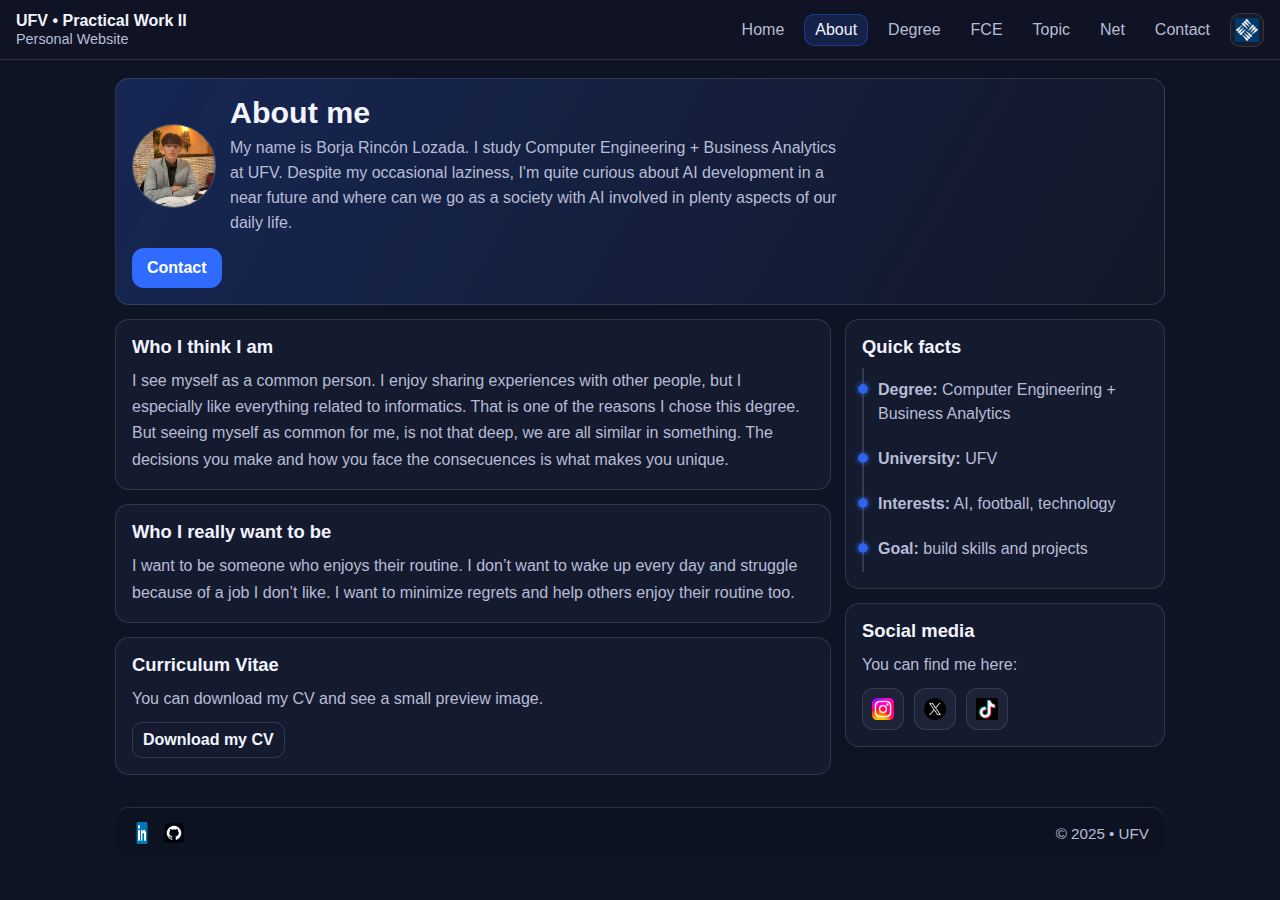
<file: docs/public/about.html>
<!DOCTYPE html>
<html lang="en">
<head>
  <meta charset="UTF-8" />
  <meta http-equiv="X-UA-Compatible" content="IE=edge" />
  <meta name="viewport" content="width=device-width, initial-scale=1.0" />
  <title>UFV • Practical Work II — About</title>

  <style>
    /* ===== Base (simple) ===== */
    :root{
      --bg:#0f1424;
      --panel:#151b2f;
      --panel2:#11172a;
      --text:#f2f4ff;
      --muted:#b8bdd6;
      --border:rgba(255,255,255,.12);
      --accent:#2f6bff;
      --radius:14px;
    }

    *{ box-sizing:border-box; }

    body{
      margin:0;
      font-family: Arial, Helvetica, sans-serif;
      background: var(--bg);
      color: var(--text);
    }

    a{ color: inherit; }

    /* ===== Topbar (igual línea que index/contact) ===== */
    .topbar{
      position: sticky;
      top:0;
      z-index:10;
      background: rgba(15,20,36,.92);
      border-bottom: 1px solid var(--border);
      padding: 12px 16px;

      display:flex;
      align-items:center;
      justify-content:space-between;
      gap:16px;
    }

    .topbar__brand{
      display:flex;
      flex-direction:column;
      gap:2px;
      min-width: 220px;
    }

    .topbar__title{
      font-weight:700;
      font-size:1rem;
      line-height:1.1;
    }

    .topbar__subtitle{
      font-size:.9rem;
      color:var(--muted);
      line-height:1.1;
    }

    .topbar__nav{
      display:flex;
      align-items:center;
      gap:10px;
      flex-wrap:wrap;
      justify-content:flex-end;
    }

    .topbar__link{
      text-decoration:none;
      color:var(--muted);
      padding:6px 10px;
      border-radius:10px;
    }

    .topbar__link:hover{
      background: rgba(255,255,255,.06);
      color: var(--text);
    }

    .topbar__link--active{
      background: rgba(47,107,255,.18);
      color: var(--text);
      border: 1px solid rgba(47,107,255,.35);
    }

    .topbar__logo{
      display:inline-flex;
      align-items:center;
      justify-content:center;
      width:34px;
      height:34px;
      border-radius:10px;
      border:1px solid var(--border);
      overflow:hidden;
      background: rgba(255,255,255,.04);
      flex: 0 0 auto;
    }

    .topbar__logo img{
      width:100%;
      height:100%;
      object-fit:contain;
      padding:4px;
      display:block;
    }

    /* ===== Layout ===== */
    .page{
      width: min(1050px, calc(100% - 32px));
      margin: 18px auto 40px;
    }

    /* Banner simple (cambia bastante respecto al anterior) */
    .banner{
      background: linear-gradient(120deg, rgba(47,107,255,.22), rgba(255,255,255,.02));
      border: 1px solid var(--border);
      border-radius: var(--radius);
      padding: 16px;
    }

    .banner__row{
      display:flex;
      align-items:center;
      gap:14px;
      flex-wrap:wrap;
    }

    .avatar{
      width:84px;
      height:84px;
      border-radius: 999px;
      object-fit: cover;
      border: 1px solid rgba(255,255,255,.18);
      background: rgba(255,255,255,.05);
    }

    .banner__title{
      margin:0;
      font-size: 1.9rem;
      line-height:1.15;
    }

    .banner__desc{
      margin: 6px 0 0;
      color: var(--muted);
      line-height: 1.55;
      max-width: 70ch;
    }

    /* Botones sencillos */
    .actions{
      margin-top: 12px;
      display:flex;
      gap:10px;
      flex-wrap:wrap;
    }

    .btn{
      text-decoration:none;
      font-weight:700;
      border-radius: 12px;
      padding: 10px 14px;
      border: 1px solid var(--border);
      display:inline-block;
    }

    .btn--primary{
      background: var(--accent);
      border-color: transparent;
      color:#fff;
    }

    .btn--ghost{
      background: transparent;
      color: var(--text);
    }

    .btn:hover{
      background: rgba(255,255,255,.06);
    }

    .btn--primary:hover{
      background: rgba(47,107,255,.85);
    }

    /* Contenido en 2 columnas sencillas (sin grid avanzado) */
    .row{
      display:flex;
      gap:14px;
      margin-top: 14px;
      align-items:flex-start;
    }

    .col-main{ flex: 1; }
    .col-side{ width: 320px; }

    .card{
      background: var(--panel);
      border: 1px solid var(--border);
      border-radius: var(--radius);
      padding: 16px;
      margin-bottom: 14px;
    }

    .card h2{
      margin:0 0 10px;
      font-size: 1.15rem;
    }

    .card p{
      margin:0;
      color: var(--muted);
      line-height: 1.65;
    }

    /* “Timeline” sencilla para que cambie sin complicarse */
    .timeline{
      margin:0;
      padding:0;
      list-style:none;
    }

    .timeline li{
      padding: 10px 0 10px 14px;
      border-left: 2px solid rgba(255,255,255,.14);
      position: relative;
      color: var(--muted);
      line-height: 1.55;
    }

    .timeline li::before{
      content:"";
      width:10px;
      height:10px;
      border-radius:999px;
      background: rgba(47,107,255,.9);
      position:absolute;
      left:-6px;
      top: 16px;
      box-shadow: 0 0 0 3px rgba(47,107,255,.18);
    }

    .muted{ color: var(--muted); }

    /* CV area simple */
    .cv{
      display:flex;
      gap:14px;
      flex-wrap:wrap;
      align-items:flex-start;
      margin-top: 10px;
    }

    .cv a{
      text-decoration:none;
      font-weight:700;
      border:1px solid rgba(255,255,255,.14);
      border-radius: 10px;
      padding: 8px 10px;
      display:inline-block;
      color: var(--text);
    }

    .cv a:hover{
      background: rgba(255,255,255,.06);
    }

    .cv img{
      max-width: 240px;
      width: 100%;
      height: auto;
      border-radius: 12px;
      border: 1px solid rgba(255,255,255,.12);
    }

    /* Social simple */
    .social{
      display:flex;
      gap:10px;
      flex-wrap:wrap;
      margin-top: 10px;
    }

    .social a{
      width: 42px;
      height: 42px;
      display:inline-flex;
      align-items:center;
      justify-content:center;
      border-radius: 12px;
      border: 1px solid rgba(255,255,255,.12);
      background: rgba(255,255,255,.04);
      text-decoration:none;
    }

    .social a:hover{
      background: rgba(255,255,255,.08);
    }

    .social img{
      width: 22px;
      height: 22px;
      object-fit: contain;
      display:block;
    }

    /* Footer */
    .footer{
      border-top: 1px solid var(--border);
      padding: 14px 16px;
      display:flex;
      justify-content:space-between;
      align-items:center;
      gap:12px;
      flex-wrap:wrap;
      background: rgba(0,0,0,.08);
      margin-top: 18px;
      border-radius: var(--radius);
    }

    .footer__left{
      display:flex;
      gap:10px;
      align-items:center;
    }

    .footer__left img{
      width:22px;
      height:22px;
      display:block;
    }

    .footer__right{
      color: var(--muted);
      font-size:.95rem;
    }

    /* Responsive */
    @media (max-width: 920px){
      .row{ flex-direction: column; }
      .col-side{ width: 100%; }
    }
  </style>
</head>

<body>
  <!-- Topbar -->
  <header class="topbar">
    <div class="topbar__brand">
      <div class="topbar__title">UFV • Practical Work II</div>
      <div class="topbar__subtitle">Personal Website</div>
    </div>

    <nav class="topbar__nav">
      <a class="topbar__link" href=".././index.html">Home</a>
      <a class="topbar__link topbar__link--active" href="./about.html">About</a>
      <a class="topbar__link" href="./degree.html">Degree</a>
      <a class="topbar__link" href="./fce.html">FCE</a>
      <a class="topbar__link" href="./topic.html">Topic</a>
      <a class="topbar__link" href="./net.html">Net</a>
      <a class="topbar__link" href="./contact.html">Contact</a>

      <a class="topbar__logo" href="https://www.ufv.es" target="_blank" rel="noopener">
        <img src="../images/ufv_logo.png" alt="UFV logo" />
      </a>
    </nav>
  </header>

  <main class="page">
    <!-- Banner -->
    <section class="banner">
      <div class="banner__row">
        <img class="avatar" src="../images/pfp.jpg" alt="Profile photo" />
        <div>
          <h1 class="banner__title">About me</h1>
          <p class="banner__desc">
            My name is Borja Rincón Lozada. I study Computer Engineering + Business Analytics at UFV.
            Despite my occasional laziness, I'm quite curious about AI development in a near future and where can we 
            go as a society with AI involved in plenty aspects of our daily life.
          </p>
        </div>
      </div>

      <div class="actions">
        <a class="btn btn--primary" href="./contact.html">Contact</a>
       
      </div>
    </section>

    <!-- Content row -->
    <div class="row">
      <!-- Main -->
      <section class="col-main">
        <div class="card">
          <h2>Who I think I am</h2>
          <p>
            I see myself as a common person. I enjoy sharing experiences with other people,
            but I especially like everything related to informatics. That is one of the reasons
            I chose this degree. But seeing myself as common for me, is not that deep, we are all similar in something.
            The decisions you make and how  you face the consecuences is what makes you unique.
          </p>
        </div>

        <div class="card">
          <h2>Who I really want to be</h2>
          <p>
            I want to be someone who enjoys their routine. I don’t want to wake up every day
            and struggle because of a job I don’t like. I want to minimize regrets and help others
            enjoy their routine too.
          </p>
        </div>

        <div class="card" id="cv">
          <h2>Curriculum Vitae</h2>
          <p class="muted">You can download my CV and see a small preview image.</p>

          <div class="cv">
            <a href="../images/CV.png" target="_blank" rel="noopener">Download my CV</a>
        
          </div>
        </div>
      </section>

      <!-- Side -->
      <aside class="col-side">
        <div class="card">
          <h2>Quick facts</h2>
          <ul class="timeline">
            <li><strong class="muted">Degree:</strong> Computer Engineering + Business Analytics</li>
            <li><strong class="muted">University:</strong> UFV</li>
            <li><strong class="muted">Interests:</strong> AI, football, technology</li>
            <li><strong class="muted">Goal:</strong> build skills and projects</li>
          </ul>
        </div>

        <div class="card">
          <h2>Social media</h2>
          <p class="muted">You can find me here:</p>

          <div class="social">
            <a href="https://www.instagram.com/brjx.rncn/" target="_blank" rel="noopener">
              <img src="../images/instagram.png" alt="Instagram" />
            </a>

            <a href="https://x.com/brjx_rncn" target="_blank" rel="noopener">
              <img src="../images/x.png" alt="X" />
            </a>

            <a href="https://www.tiktok.com/@brjx.rncn" target="_blank" rel="noopener">
              <img src="../images/tiktok.png" alt="TikTok" />
            </a>
          </div>
        </div>
      </aside>
    </div>

    <!-- Footer -->
    <footer class="footer">
      <div class="footer__left">
        <a href="https://www.linkedin.com/in/borja-rinc%C3%B3n-lozada-792656383/" target="_blank" rel="noreferrer">
          <img src="../images/linkedin.png" alt="LinkedIn" />
        </a>
        <a href="https://github.com/Borja-Rincon-Lozada" target="_blank" rel="noreferrer">
          <img src="../images/github.png" alt="GitHub" />
        </a>
      </div>

      <div class="footer__right">
        <span>© 2025 • UFV</span>
      </div>
    </footer>
  </main>
</body>
</html>
</file>
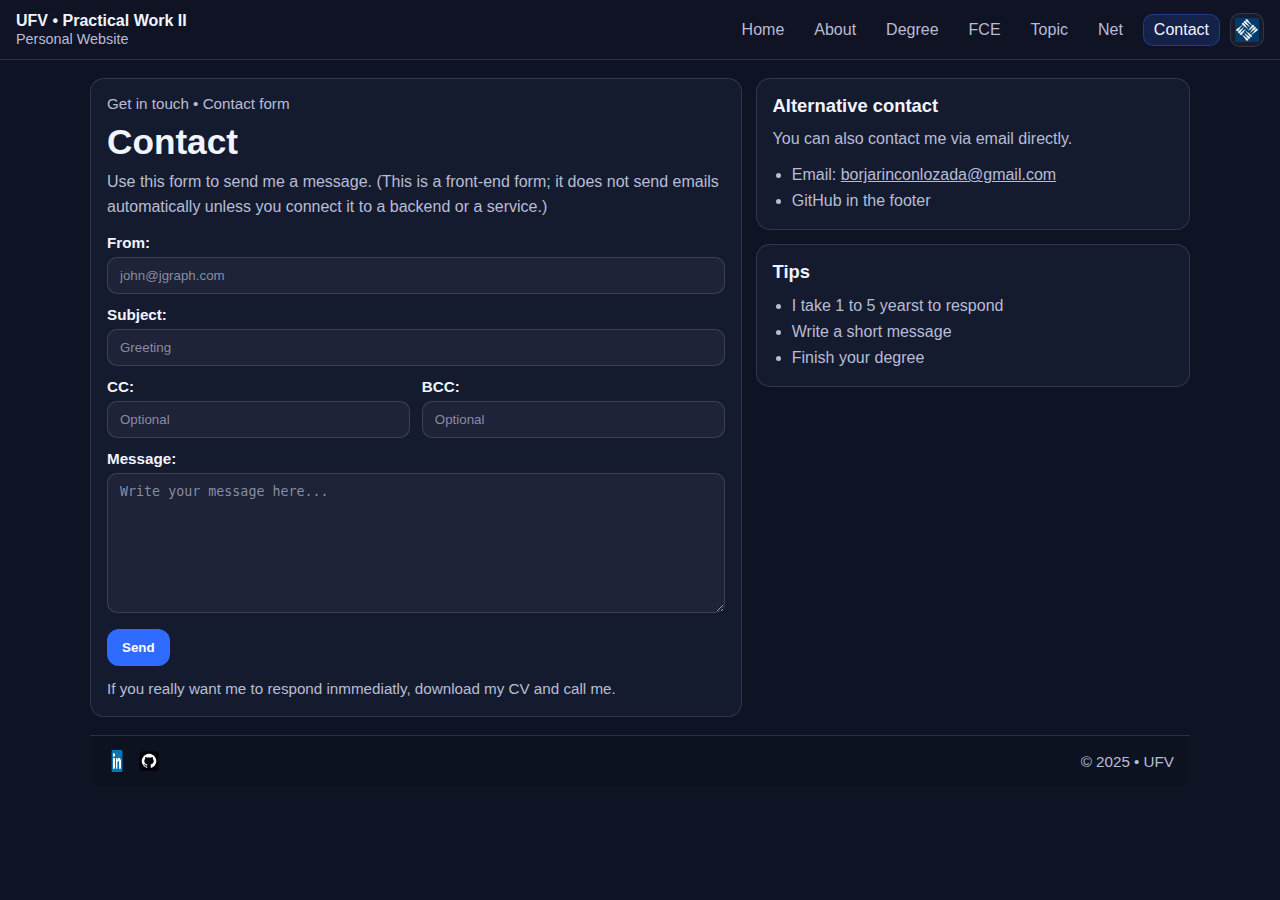
<file: docs/public/contact.html>
<!DOCTYPE html>
<html lang="en">
  <head>
    <meta charset="UTF-8" />
    <meta http-equiv="X-UA-Compatible" content="IE=edge" />
    <meta name="viewport" content="width=device-width, initial-scale=1.0" />
    <title>UFV • Practical Work II — Contact</title>

    <style>
  
      :root {
        --bg: #0f1424;
        --panel: #151b2f;
        --text: #f2f4ff;
        --muted: #b8bdd6;
        --border: rgba(255, 255, 255, 0.12);
        --accent: #2f6bff;
        --radius: 14px;
      }

      * { box-sizing: border-box; }

      body {
        margin: 0;
        font-family: Arial, Helvetica, sans-serif;
        background: var(--bg);
        color: var(--text);
      }

      a { color: inherit; }

      .topbar {
        position: sticky;
        top: 0;
        z-index: 10;
        background: rgba(15, 20, 36, 0.92);
        border-bottom: 1px solid var(--border);
        padding: 12px 16px;

        display: flex;
        align-items: center;
        justify-content: space-between;
        gap: 16px;
      }

      .topbar__brand {
        display: flex;
        flex-direction: column;
        gap: 2px;
        min-width: 220px;
      }

      .topbar__title {
        font-weight: 700;
        font-size: 1rem;
        line-height: 1.1;
      }

      .topbar__subtitle {
        font-size: 0.9rem;
        color: var(--muted);
        line-height: 1.1;
      }

      .topbar__nav {
        display: flex;
        align-items: center;
        gap: 10px;
        flex-wrap: wrap;
        justify-content: flex-end;
      }

      .topbar__link {
        text-decoration: none;
        color: var(--muted);
        padding: 6px 10px;
        border-radius: 10px;
      }

      .topbar__link:hover {
        background: rgba(255, 255, 255, 0.06);
        color: var(--text);
      }

      .topbar__link--active {
        background: rgba(47, 107, 255, 0.18);
        color: var(--text);
        border: 1px solid rgba(47, 107, 255, 0.35);
      }

      .topbar__logo {
        display: inline-flex;
        align-items: center;
        justify-content: center;
        width: 34px;
        height: 34px;
        border-radius: 10px;
        border: 1px solid var(--border);
        overflow: hidden;
        background: rgba(255, 255, 255, 0.04);
        flex: 0 0 auto;
      }

      .topbar__logo img {
        width: 100%;
        height: 100%;
        object-fit: contain;
        padding: 4px;
        display: block;
      }

   
      .page {
        width: min(1100px, calc(100% - 32px));
        margin: 18px auto 40px;
      }


      .hero {
        display: grid;
        grid-template-columns: 1.2fr 0.8fr;
        gap: 14px;
        align-items: start;
      }

      .card {
        background: var(--panel);
        border: 1px solid var(--border);
        border-radius: var(--radius);
        padding: 16px;
      }

      .hero__kicker {
        color: var(--muted);
        font-size: 0.95rem;
      }

      .hero__title {
        margin: 10px 0 8px;
        font-size: 2.2rem;
      }

      .hero__text {
        margin: 0 0 14px;
        color: var(--muted);
        line-height: 1.55;
      }

      .hero__right {
        display: grid;
        gap: 14px;
      }

      .card__title {
        margin: 0 0 10px;
        font-size: 1.15rem;
      }

      .card__text {
        margin: 0;
        color: var(--muted);
        line-height: 1.55;
      }

      .card__list {
        margin: 10px 0 0;
        padding-left: 1.2rem;
        color: var(--muted);
        line-height: 1.6;
      }


      form {
        display: grid;
        gap: 12px;
        max-width: 680px;
        margin-top: 10px;
      }

      label {
        font-weight: 700;
        font-size: 0.95rem;
        display: inline-block;
        margin-bottom: 6px;
      }

      input, textarea {
        width: 100%;
        padding: 10px 12px;
        border-radius: 10px;
        border: 1px solid rgba(255,255,255,0.14);
        background: rgba(255,255,255,0.04);
        color: var(--text);
        outline: none;
      }

      input::placeholder, textarea::placeholder {
        color: rgba(184,189,214,0.7);
      }

      textarea {
        resize: vertical;
        min-height: 140px;
      }

      .row-2 {
        display: grid;
        grid-template-columns: 1fr 1fr;
        gap: 12px;
      }

      .btn {
        display: inline-block;
        text-decoration: none;
        padding: 10px 14px;
        border-radius: 12px;
        border: 1px solid var(--border);
        font-weight: 700;
      }

      .btn--primary {
        background: var(--accent);
        border-color: transparent;
        color: white;
        cursor: pointer;
        width: fit-content;
      }

      .btn--primary:hover {
        filter: brightness(1.05);
      }

      .note {
        margin-top: 12px;
        color: var(--muted);
        font-size: 0.95rem;
        line-height: 1.45;
      }

      .footer {
        border-top: 1px solid var(--border);
        padding: 14px 16px;
        display: flex;
        justify-content: space-between;
        align-items: center;
        gap: 12px;
        flex-wrap: wrap;
        background: rgba(0, 0, 0, 0.08);
        margin-top: 18px;
      }

      .footer__left {
        display: flex;
        gap: 10px;
        align-items: center;
      }

      .footer__left img {
        width: 22px;
        height: 22px;
        display: block;
      }

      .footer__right {
        color: var(--muted);
        font-size: 0.95rem;
      }


      @media (max-width: 900px) {
        .hero { grid-template-columns: 1fr; }
        .row-2 { grid-template-columns: 1fr; }
      }
    </style>
  </head>

  <body>

    <header class="topbar">
      <div class="topbar__brand">
        <div class="topbar__title">UFV • Practical Work II</div>
        <div class="topbar__subtitle">Personal Website</div>
      </div>

      <nav class="topbar__nav">
        <a class="topbar__link" href=".././index.html">Home</a>
        <a class="topbar__link" href="./about.html">About</a>
        <a class="topbar__link" href="./degree.html">Degree</a>
        <a class="topbar__link" href="./fce.html">FCE</a>
        <a class="topbar__link" href="./topic.html">Topic</a>
        <a class="topbar__link" href="./net.html">Net</a>
        <a class="topbar__link topbar__link--active" href="./contact.html">Contact</a>

        <a class="topbar__logo" href="https://www.ufv.es" target="_blank" rel="noopener">
          <img src="../images/ufv_logo.png" alt="UFV logo" />
        </a>
      </nav>
    </header>

    <main class="page">
      <section class="hero">
 
        <div class="card">
          <div class="hero__kicker">Get in touch • Contact form</div>
          <h1 class="hero__title">Contact</h1>
          <p class="hero__text">
            Use this form to send me a message. (This is a front-end form; it does not send emails
            automatically unless you connect it to a backend or a service.)
          </p>

          <form>
            <div>
              <label for="from">From:</label>
              <input type="email" id="from" name="from" placeholder="john@jgraph.com" required />
            </div>

            <div>
              <label for="subject">Subject:</label>
              <input type="text" id="subject" name="subject" placeholder="Greeting" required />
            </div>

            <div class="row-2">
              <div>
                <label for="cc">CC:</label>
                <input type="email" id="cc" name="cc" placeholder="Optional" />
              </div>

              <div>
                <label for="bcc">BCC:</label>
                <input type="email" id="bcc" name="bcc" placeholder="Optional" />
              </div>
            </div>

            <div>
              <label for="message">Message:</label>
              <textarea id="message" name="message" rows="6" placeholder="Write your message here..." required></textarea>
            </div>

            <button class="btn btn--primary" type="submit">Send</button>
          </form>

          <div class="note">
            If you really want me to respond inmmediatly, download my CV and call me.
          </div>
        </div>

      
        <aside class="hero__right">
          <div class="card">
            <h2 class="card__title">Alternative contact</h2>
            <p class="card__text">
              You can also contact me via email directly.
            </p>
            <ul class="card__list">
              <li>Email: <a href="mailto:YOUR_EMAIL_HERE">borjarinconlozada@gmail.com</a></li>
              <li>GitHub in the footer</li>
            </ul>
          </div>

          <div class="card">
            <h2 class="card__title">Tips</h2>
            <ul class="card__list">
              <li>I take 1 to 5 yearst to respond</li>
              <li>Write a short message</li>
              <li>Finish your degree</li>
            </ul>
          </div>
        </aside>
      </section>


    <footer class="footer">
      <div class="footer__left">
        <a href="https://www.linkedin.com/in/borja-rinc%C3%B3n-lozada-792656383/" target="_blank" rel="noreferrer">
          <img src="../images/linkedin.png" alt="LinkedIn" />
        </a>
        <a href="https://github.com/Borja-Rincon-Lozada" target="_blank" rel="noreferrer">
          <img src="../images/github.png" alt="GitHub" />
        </a>
      </div>

      <div class="footer__right">
        <span>© 2025 • UFV</span>
      </div>
    </footer>
    </main>
  </body>
</html>
</file>
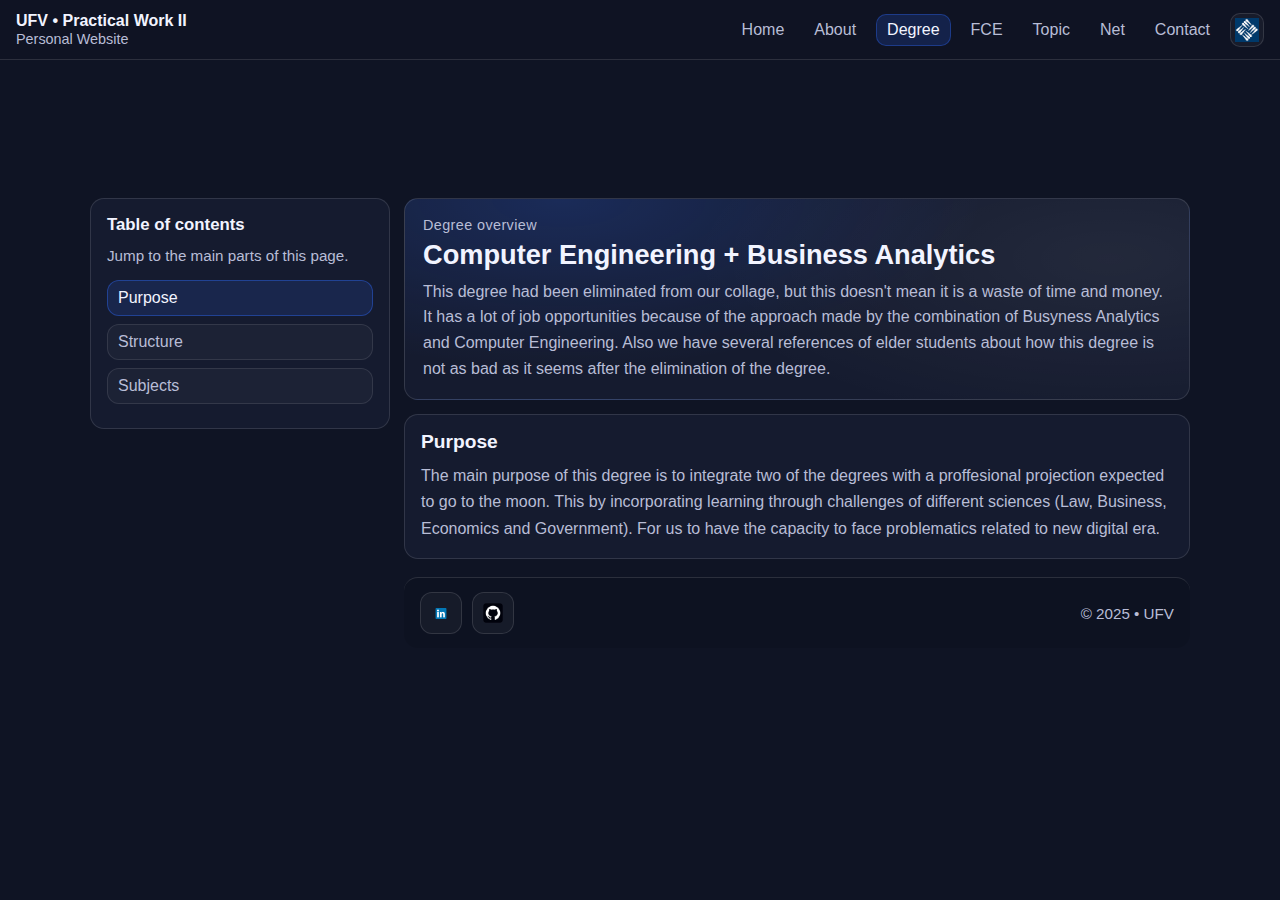
<file: docs/public/degree.html>
<!DOCTYPE html>
<html lang="en">
  <head>
    <meta charset="UTF-8" />
    <meta http-equiv="X-UA-Compatible" content="IE=edge" />
    <meta name="viewport" content="width=device-width, initial-scale=1.0" />
    <title>UFV • Practical Work II — Degree</title>

    <style>
      :root {
        --bg: #0f1424;
        --panel: #151b2f;
        --text: #f2f4ff;
        --muted: #b8bdd6;
        --border: rgba(255, 255, 255, 0.12);
        --accent: #2f6bff;
        --radius: 14px;
      }

      * { box-sizing: border-box; }

      body {
        margin: 0;
        font-family: Arial, Helvetica, sans-serif;
        background: var(--bg);
        color: var(--text);
      }

      a { color: inherit; text-decoration: none; }

    /* ===== Topbar (igual línea que index/contact) ===== */
    .topbar{
      position: sticky;
      top:0;
      z-index:10;
      background: rgba(15,20,36,.92);
      border-bottom: 1px solid var(--border);
      padding: 12px 16px;

      display:flex;
      align-items:center;
      justify-content:space-between;
      gap:16px;
    }

    .topbar__brand{
      display:flex;
      flex-direction:column;
      gap:2px;
      min-width: 220px;
    }

    .topbar__title{
      font-weight:700;
      font-size:1rem;
      line-height:1.1;
    }

    .topbar__subtitle{
      font-size:.9rem;
      color:var(--muted);
      line-height:1.1;
    }

    .topbar__nav{
      display:flex;
      align-items:center;
      gap:10px;
      flex-wrap:wrap;
      justify-content:flex-end;
    }

    .topbar__link{
      text-decoration:none;
      color:var(--muted);
      padding:6px 10px;
      border-radius:10px;
    }

    .topbar__link:hover{
      background: rgba(255,255,255,.06);
      color: var(--text);
    }

    .topbar__link--active{
      background: rgba(47,107,255,.18);
      color: var(--text);
      border: 1px solid rgba(47,107,255,.35);
    }

    .topbar__logo{
      display:inline-flex;
      align-items:center;
      justify-content:center;
      width:34px;
      height:34px;
      border-radius:10px;
      border:1px solid var(--border);
      overflow:hidden;
      background: rgba(255,255,255,.04);
      flex: 0 0 auto;
    }

    .topbar__logo img{
      width:100%;
      height:100%;
      object-fit:contain;
      padding:4px;
      display:block;
    }
      /* ===== Page ===== */
      main { padding-top: 7.5rem; }

      .page {
        width: min(1100px, calc(100% - 32px));
        margin: 18px auto 40px;
      }

      .layout {
        display: grid;
        grid-template-columns: 300px 1fr;
        gap: 14px;
        align-items: start;
      }

      .card {
        background: var(--panel);
        border: 1px solid var(--border);
        border-radius: var(--radius);
        padding: 16px;
      }

      /* ===== Left: mini table of contents ===== */
      .aside h3 {
        margin: 0 0 10px;
        font-size: 1.05rem;
      }

      .aside p {
        margin: 0 0 12px;
        color: var(--muted);
        line-height: 1.5;
        font-size: 0.95rem;
      }

      .aside a {
        display: block;
        padding: 8px 10px;
        border-radius: 12px;
        color: var(--muted);
        border: 1px solid rgba(255,255,255,0.10);
        background: rgba(255,255,255,0.03);
        margin-bottom: 8px;
        transition: all 0.2s ease;
      }

      .aside a:hover {
        color: var(--text);
        background: rgba(255,255,255,0.07);
      }

      .aside a.active {
        color: var(--text);
        border-color: rgba(47,107,255,0.40);
        background: rgba(47,107,255,0.14);
      }

      /* ===== Right: content ===== */
      .hero {
        border: 1px solid var(--border);
        border-radius: var(--radius);
        background:
          radial-gradient(700px 280px at 20% 0%, rgba(47,107,255,0.20), transparent 60%),
          radial-gradient(700px 280px at 90% 30%, rgba(255,255,255,0.06), transparent 60%),
          var(--panel);
        padding: 18px;
        margin-bottom: 14px;
      }

      .hero__kicker {
        color: var(--muted);
        font-size: 0.9rem;
        letter-spacing: 0.4px;
      }

      .hero__title {
        margin: 6px 0 8px;
        font-size: 1.7rem;
        line-height: 1.15;
      }

      .hero__text {
        margin: 0;
        color: var(--muted);
        line-height: 1.6;
        max-width: 85ch;
      }

      .section {
        display: none;
      }
      .section.active {
        display: block;
      }

      .section h2 {
        margin: 0 0 10px;
        font-size: 1.2rem;
      }

      .section p {
        margin: 0;
        color: var(--muted);
        line-height: 1.65;
      }

      /* Years grid */
      .years {
        display: grid;
        grid-template-columns: repeat(2, minmax(0, 1fr));
        gap: 12px;
        margin-top: 12px;
      }

      .year {
        border: 1px solid rgba(255,255,255,0.12);
        border-radius: 14px;
        background: rgba(255,255,255,0.03);
        overflow: hidden;
      }

      .year__head {
        display: flex;
        align-items: center;
        justify-content: space-between;
        padding: 12px 12px;
        cursor: pointer;
        user-select: none;
        gap: 10px;
        border-bottom: 1px solid rgba(255,255,255,0.10);
        background: rgba(255,255,255,0.02);
      }

      .year__title {
        font-weight: 800;
      }

      .year__tag {
        font-size: 0.9rem;
        color: var(--muted);
        border: 1px solid rgba(255,255,255,0.12);
        background: rgba(255,255,255,0.03);
        border-radius: 999px;
        padding: 6px 10px;
        white-space: nowrap;
      }

      .year__body {
        padding: 10px 12px 12px;
        display: none;
      }

      .year.open .year__body {
        display: block;
      }

      .subjects {
        list-style: none;
        padding: 0;
        margin: 0;
        display: grid;
        gap: 8px;
      }

      .subject {
        border: 1px solid rgba(255,255,255,0.10);
        border-radius: 12px;
        padding: 10px 10px;
        background: rgba(255,255,255,0.02);
      }

      .subject h4 {
        margin: 0 0 4px;
        font-size: 1rem;
      }

      .subject p {
        margin: 0;
        color: var(--muted);
        line-height: 1.4;
        font-size: 0.95rem;
      }

      .subject p a {
        text-decoration: underline;
        text-underline-offset: 3px;
      }

      /* Footer */
      .footer {
        border-top: 1px solid rgba(255,255,255,0.12);
        padding: 14px 16px;
        display: flex;
        justify-content: space-between;
        align-items: center;
        gap: 12px;
        flex-wrap: wrap;
        background: rgba(0, 0, 0, 0.08);
        margin-top: 18px;
        border-radius: 14px;
      }

      .footer__left {
        display: flex;
        gap: 10px;
        align-items: center;
      }

      .footer__left a {
        display: inline-flex;
        align-items: center;
        justify-content: center;
        width: 42px;
        height: 42px;
        border-radius: 12px;
        border: 1px solid rgba(255,255,255,0.12);
        background: rgba(255,255,255,0.04);
      }

      .footer__left a:hover { background: rgba(255,255,255,0.08); }

      .footer__left img {
        width: 22px;
        height: 22px;
        object-fit: contain;
        display: block;
      }

      .footer__right {
        color: var(--muted);
        font-size: 0.95rem;
      }

      @media (max-width: 950px) {
        .layout { grid-template-columns: 1fr; }
        .years { grid-template-columns: 1fr; }
      }
    </style>
  </head>

  <body>
    <!-- Topbar -->
    <header class="topbar">
      <div class="topbar__brand">
        <div class="topbar__title">UFV • Practical Work II</div>
        <div class="topbar__subtitle">Personal Website</div>
      </div>

      <nav class="topbar__nav">
        <a class="topbar__link" href=".././index.html">Home</a>
        <a class="topbar__link" href="./about.html">About</a>
        <a class="topbar__link topbar__link--active" href="./degree.html">Degree</a>
        <a class="topbar__link" href="./fce.html">FCE</a>
        <a class="topbar__link" href="./topic.html">Topic</a>
        <a class="topbar__link" href="./net.html">Net</a>
        <a class="topbar__link" href="./contact.html">Contact</a>

        <a class="topbar__logo" href="https://www.ufv.es" target="_blank" rel="noopener">
          <img src="../images/ufv_logo.png" alt="UFV logo" />
        </a>
      </nav>
    </header>

    <main class="page">
      <div class="layout">
        <!-- Aside -->
        <aside class="card aside">
          <h3>Table of contents</h3>
          <p>Jump to the main parts of this page.</p>

          <a class="toc-link active" href="#purpose" onclick="openSection('purpose', this); return false;">Purpose</a>
          <a class="toc-link" href="#structure" onclick="openSection('structure', this); return false;">Structure</a>
          <a class="toc-link" href="#subjects" onclick="openSection('subjects', this); return false;">Subjects</a>


        </aside>

        <!-- Content -->
        <section>
          <div class="hero">
            <div class="hero__kicker">Degree overview</div>
            <h1 class="hero__title">Computer Engineering + Business Analytics</h1>
            <p class="hero__text">
              This degree had been eliminated from our collage, but this doesn't mean it is a waste of time and money.
              It has a lot of job opportunities because of the approach made by the combination of Busyness Analytics and Computer Engineering.
              Also we have several references of elder students about how this degree is not as bad as it seems after the elimination of the degree.
            </p>
          </div>

          <!-- Purpose -->
          <section id="purpose" class="card section active">
            <h2>Purpose</h2>
            <p>
            The main purpose of this degree is to integrate two of the degrees with a proffesional projection expected to go to the moon. 
              This by incorporating learning through challenges  of different sciences (Law, Business, Economics and Government). 
              For us to have the capacity to face problematics related to new digital era.
            </p>
          </section>

          <!-- Structure -->
          <section id="structure" class="card section">
            <h2>Structure</h2>
            <p>
              You can understand the structure in two ways:
              <br /><br />
              <b>By degree:</b> Business & Data Analytics is the “base”, and Computer Engineering adds the
              technical layer on top. 
              <br /><br />
              <b>By years:</b> The double degree is distributed across multiple years. Most years include
              subjects from both areas, and the last stage focuses more on the engineering side. It is set to be completed in 5 years and a half. 
              That half year is because of the collage, a different approach to us in our first part of the first year of the degree, leading us to make an
              extra half year to catch up.
            </p>
          </section>

          <!-- Subjects -->
          <section id="subjects" class="card section">
            <h2>Subjects (by year)</h2>
            <p>
              Click a year to expand it.
            </p>

            <div class="years" id="years">
              <!-- Year 1 -->
              <article class="year open">
                <div class="year__head" onclick="toggleYear(this)">
                  <div class="year__title">Year 1</div>
                  <div class="year__tag">Foundations</div>
                </div>
                <div class="year__body">
                  <ul class="subjects">
                    <li class="subject">
                      <h4>Fundamentals of Computer Engineering</h4>
                      <p>Computer Engineering • <a href="./fce.html">More info</a></p>
                    </li>
                    <li class="subject"><h4>Logic and Critical Thinking</h4><p>Humanities</p></li>
                    <li class="subject"><h4>Foundations of Data Science and Big Data</h4><p>Data</p></li>
                    <li class="subject"><h4>Technological Tools for Business and Data Analytics</h4><p>Data</p></li>
                    <li class="subject"><h4>Financial Accounting</h4><p>Mathematics / Business</p></li>
                    <li class="subject"><h4>Maths for Engineering II</h4><p>Mathematics</p></li>
                    <li class="subject"><h4>Electronics and Computer Technology</h4><p>Computer Science</p></li>
                    <li class="subject"><h4>College foundations (Economy / Business / Law / Government)</h4><p>College</p></li>
                  </ul>
                </div>
              </article>

              <!-- Year 2 -->
              <article class="year">
                <div class="year__head" onclick="toggleYear(this)">
                  <div class="year__title">Year 2</div>
                  <div class="year__tag">Data + Math</div>
                </div>
                <div class="year__body">
                  <ul class="subjects">
                    <li class="subject"><h4>Microeconomy</h4><p>Economics</p></li>
                    <li class="subject"><h4>Introduction to Statistics and Probability</h4><p>Mathematics</p></li>
                    <li class="subject"><h4>History of Science and Technology</h4><p>Humanities</p></li>
                    <li class="subject"><h4>Anthropology</h4><p>Humanities</p></li>
                    <li class="subject"><h4>Data Governance and Management</h4><p>Data</p></li>
                    <li class="subject"><h4>Big Data Technology I</h4><p>Data</p></li>
                    <li class="subject"><h4>Data Sources</h4><p>Data</p></li>
                    <li class="subject"><h4>Discrete Mathematics</h4><p>Computer Engineering • Math</p></li>
                    <li class="subject"><h4>Introduction to Programming</h4><p>Computer Engineering • Programming</p></li>
                  </ul>
                </div>
              </article>

              <!-- Year 3 -->
              <article class="year">
                <div class="year__head" onclick="toggleYear(this)">
                  <div class="year__title">Year 3</div>
                  <div class="year__tag">Systems</div>
                </div>
                <div class="year__body">
                  <ul class="subjects">
                    <li class="subject"><h4>Data Structures and Algorithms</h4><p>Computer Science</p></li>
                    <li class="subject"><h4>Computer Architecture and Organization</h4><p>Computer Science</p></li>
                    <li class="subject"><h4>Operating Systems</h4><p>Computer Science</p></li>
                    <li class="subject"><h4>Data Analytics (Advanced)</h4><p>Data</p></li>
                    <li class="subject"><h4>Cloud Computing</h4><p>Data / Infrastructure</p></li>
                  </ul>
                </div>
              </article>

              <!-- Year 4 -->
              <article class="year">
                <div class="year__head" onclick="toggleYear(this)">
                  <div class="year__title">Year 4</div>
                  <div class="year__tag">Projects</div>
                </div>
                <div class="year__body">
                  <ul class="subjects">
                    <li class="subject"><h4>Web Development</h4><p>Programming</p></li>
                    <li class="subject"><h4>Projects I</h4><p>Projects</p></li>
                    <li class="subject"><h4>Software Engineering I</h4><p>Programming</p></li>
                    <li class="subject"><h4>Networks and Distributed Systems</h4><p>Computer Science</p></li>
                    <li class="subject"><h4>Artificial Intelligence</h4><p>Computer Science</p></li>
                  </ul>
                </div>
              </article>

              <!-- Year 5 -->
              <article class="year">
                <div class="year__head" onclick="toggleYear(this)">
                  <div class="year__title">Year 5</div>
                  <div class="year__tag">Final stage</div>
                </div>
                <div class="year__body">
                  <ul class="subjects">
                    <li class="subject"><h4>Projects II</h4><p>Projects</p></li>
                    <li class="subject"><h4>Software Engineering II</h4><p>Programming</p></li>
                    <li class="subject"><h4>Security</h4><p>Computer Science</p></li>
                    <li class="subject"><h4>Final Degree Project</h4><p>Capstone</p></li>
                    <li class="subject"><h4>External Academic Internships</h4><p>Internship</p></li>
                  </ul>
                </div>
              </article>
            </div>
          </section>

           <!-- Footer -->
    <footer class="footer">
      <div class="footer__left">
        <a href="https://www.linkedin.com/in/borja-rinc%C3%B3n-lozada-792656383/" target="_blank" rel="noreferrer">
          <img src="../images/linkedin.png" alt="LinkedIn" />
        </a>
        <a href="https://github.com/Borja-Rincon-Lozada" target="_blank" rel="noreferrer">
          <img src="../images/github.png" alt="GitHub" />
        </a>
      </div>

      <div class="footer__right">
        <span>© 2025 • UFV</span>
      </div>
    </footer>
        </section>
      </div>
    </main>

    <script>
      function openSection(id, linkEl) {
        // Sections
        const sections = document.querySelectorAll(".section");
        sections.forEach((s) => s.classList.remove("active"));
        document.getElementById(id).classList.add("active");

        // Aside links
        const links = document.querySelectorAll(".toc-link");
        links.forEach((a) => a.classList.remove("active"));
        if (linkEl) linkEl.classList.add("active");

        // Scroll to top of content (nice UX)
        window.scrollTo({ top: 0, behavior: "smooth" });
      }

      function toggleYear(headEl) {
        const yearCard = headEl.closest(".year");
        yearCard.classList.toggle("open");
      }

      function scrollToYears() {
        const el = document.getElementById("years");
        if (el) el.scrollIntoView({ behavior: "smooth", block: "start" });
      }
    </script>
  </body>
</html>
</file>
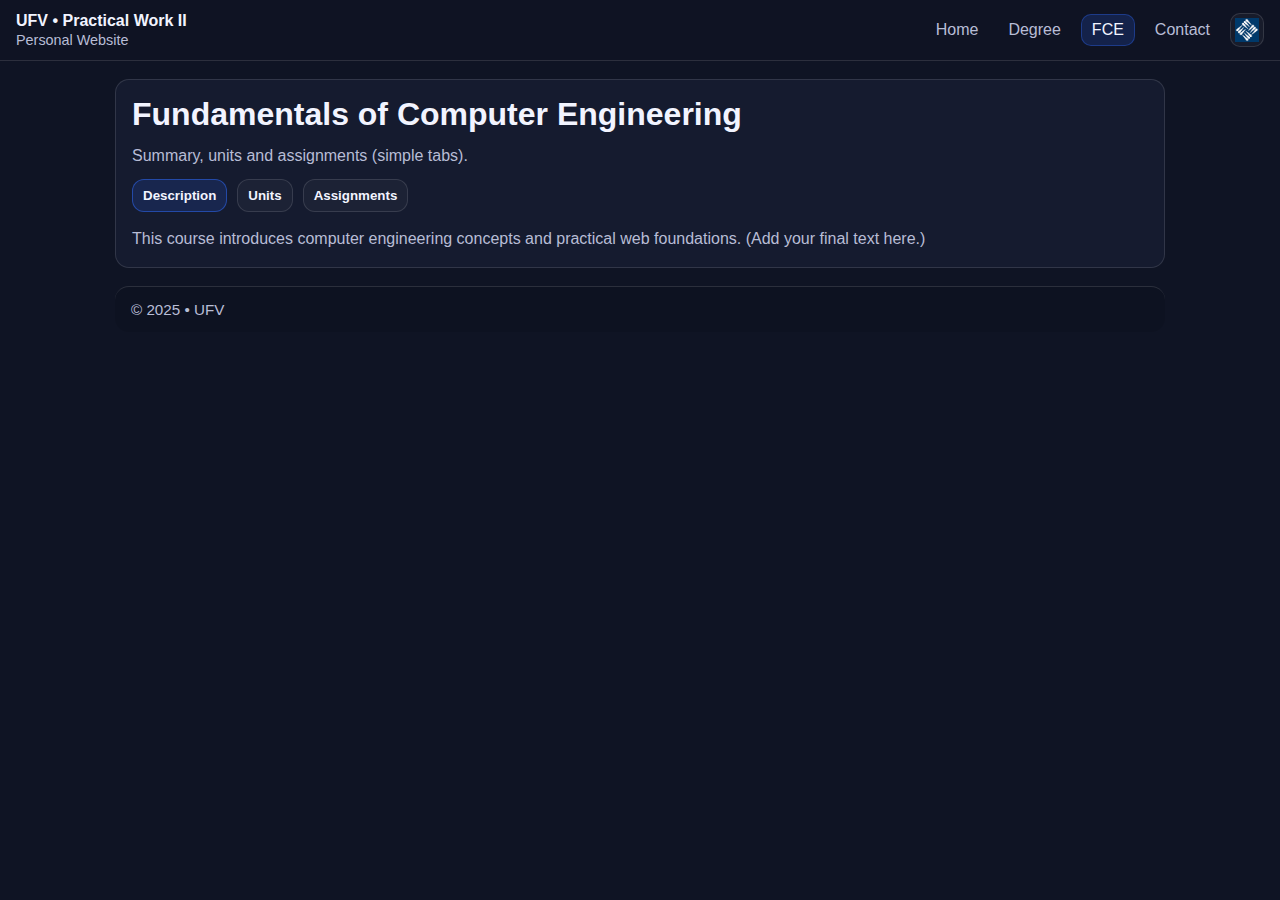
<file: docs/public/fce.html>
<!DOCTYPE html>
<html lang="en">
<head>
  <meta charset="UTF-8" />
  <meta name="viewport" content="width=device-width, initial-scale=1.0" />
  <title>UFV • Practical Work II — FCE</title>

  <style>
    :root{--bg:#0f1424;--panel:#151b2f;--text:#f2f4ff;--muted:#b8bdd6;--border:rgba(255,255,255,.12);--accent:#2f6bff;--radius:14px;}
    *{box-sizing:border-box;}
    body{margin:0;font-family:Arial,Helvetica,sans-serif;background:var(--bg);color:var(--text);}
    a{color:inherit;}

    .topbar{position:sticky;top:0;z-index:10;background:rgba(15,20,36,.92);border-bottom:1px solid var(--border);padding:12px 16px;display:flex;justify-content:space-between;align-items:center;gap:16px;}
    .topbar__brand{display:flex;flex-direction:column;gap:2px;min-width:220px;}
    .topbar__title{font-weight:800;font-size:1rem;}
    .topbar__subtitle{color:var(--muted);font-size:.9rem;}
    .topbar__nav{display:flex;align-items:center;gap:10px;flex-wrap:wrap;justify-content:flex-end;}
    .topbar__link{text-decoration:none;color:var(--muted);padding:6px 10px;border-radius:10px;}
    .topbar__link:hover{background:rgba(255,255,255,.06);color:var(--text);}
    .topbar__link--active{background:rgba(47,107,255,.18);color:var(--text);border:1px solid rgba(47,107,255,.35);}
    .topbar__logo{width:34px;height:34px;border-radius:10px;border:1px solid var(--border);background:rgba(255,255,255,.04);display:inline-flex;align-items:center;justify-content:center;overflow:hidden;}
    .topbar__logo img{width:100%;height:100%;object-fit:contain;padding:4px;display:block;}

    .page{width:min(1050px,calc(100% - 32px));margin:18px auto 40px;}
    .card{background:var(--panel);border:1px solid var(--border);border-radius:var(--radius);padding:16px;margin-bottom:14px;}
    h1{margin:0 0 10px;font-size:2rem;}
    p{margin:0;color:var(--muted);line-height:1.6;}

    .tabs{display:flex;gap:10px;flex-wrap:wrap;margin-top:10px;}
    .tabbtn{
      padding:8px 10px;
      border-radius:12px;
      border:1px solid var(--border);
      background:rgba(255,255,255,.03);
      color:var(--text);
      font-weight:800;
      cursor:pointer;
    }
    .tabbtn:hover{background:rgba(255,255,255,.07);}
    .tabbtn.active{border-color:rgba(47,107,255,.5);background:rgba(47,107,255,.15);}

    .tab{display:none;margin-top:14px;}
    .tab.active{display:block;}

    .footer{border-top:1px solid var(--border);padding:14px 16px;display:flex;justify-content:space-between;align-items:center;gap:12px;flex-wrap:wrap;background:rgba(0,0,0,.08);border-radius:var(--radius);margin-top:18px;}
    .footer__right{color:var(--muted);font-size:.95rem;}
  </style>
</head>

<body>
  <header class="topbar">
    <div class="topbar__brand">
      <div class="topbar__title">UFV • Practical Work II</div>
      <div class="topbar__subtitle">Personal Website</div>
    </div>

    <nav class="topbar__nav">
      <a class="topbar__link" href="../index.html">Home</a>
      <a class="topbar__link" href="./degree.html">Degree</a>
      <a class="topbar__link topbar__link--active" href="./fce.html">FCE</a>
      <a class="topbar__link" href="./contact.html">Contact</a>

      <a class="topbar__logo" href="https://www.ufv.es" target="_blank" rel="noopener">
        <img src="../images/ufv_logo.png" alt="UFV logo" />
      </a>
    </nav>
  </header>

  <main class="page">
    <section class="card">
      <h1>Fundamentals of Computer Engineering</h1>
      <p>Summary, units and assignments (simple tabs).</p>

      <div class="tabs">
        <button class="tabbtn active" onclick="openTab('desc', this)">Description</button>
        <button class="tabbtn" onclick="openTab('units', this)">Units</button>
        <button class="tabbtn" onclick="openTab('work', this)">Assignments</button>
      </div>

      <div id="desc" class="tab active">
        <p>
          This course introduces computer engineering concepts and practical web foundations.
          (Add your final text here.)
        </p>
      </div>

      <div id="units" class="tab">
        <p>List the units with links to PDFs here.</p>
      </div>

      <div id="work" class="tab">
        <p>Add links to Practical Work I and II resources here.</p>
      </div>
    </section>

    <footer class="footer">
      <div class="footer__right">© 2025 • UFV</div>
    </footer>
  </main>

  <script>
    function openTab(id, btn){
      document.querySelectorAll('.tab').forEach(t => t.classList.remove('active'));
      document.getElementById(id).classList.add('active');

      document.querySelectorAll('.tabbtn').forEach(b => b.classList.remove('active'));
      btn.classList.add('active');
    }
  </script>
</body>
</html>
</file>
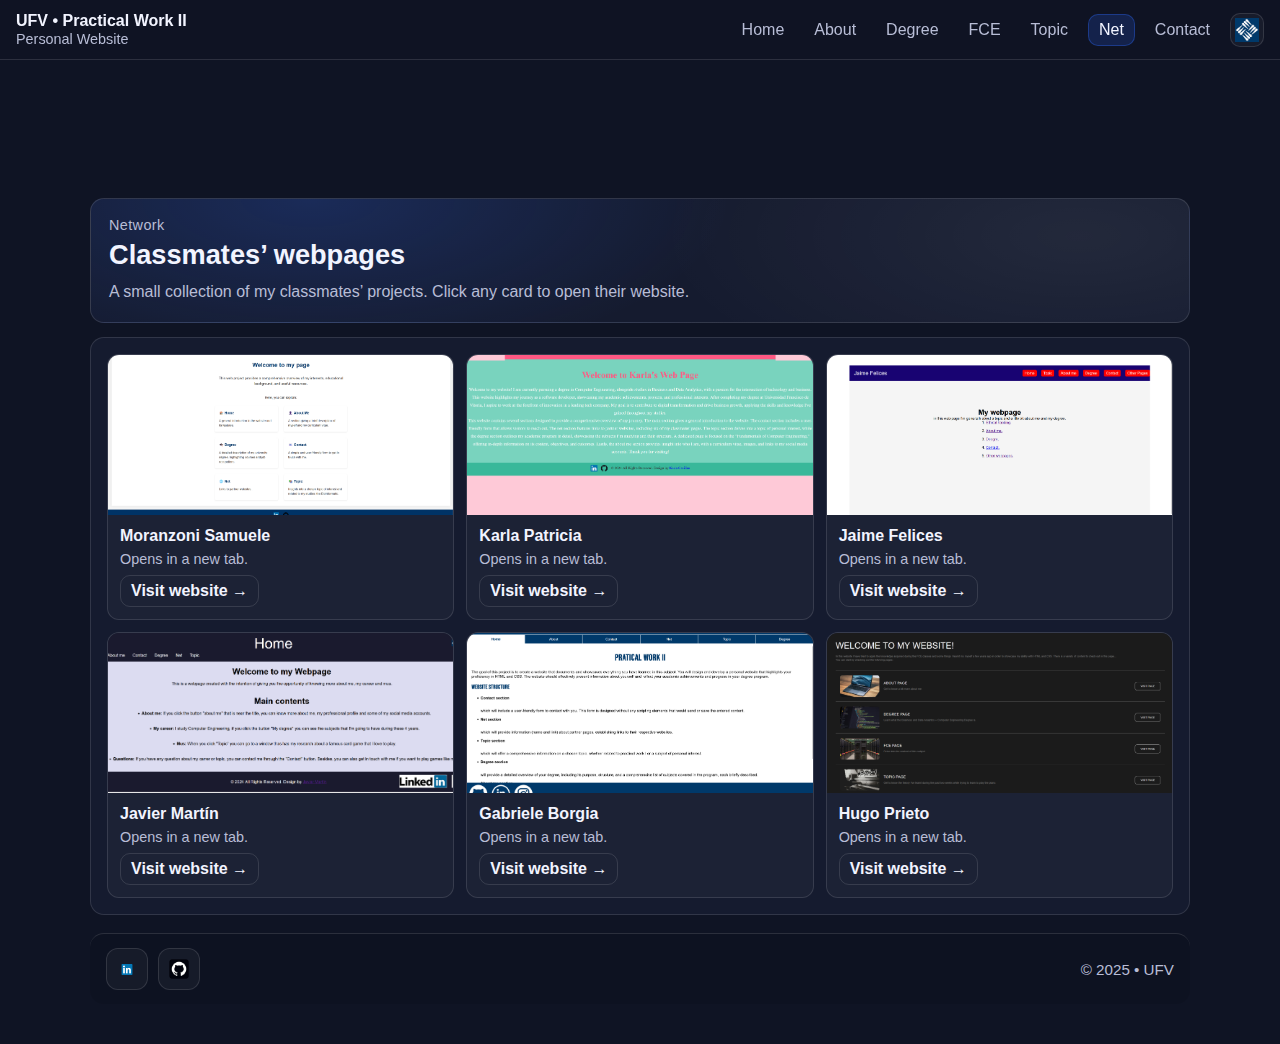
<file: docs/public/net.html>
<!DOCTYPE html>
<html lang="en">
  <head>
    <meta charset="UTF-8" />
    <meta http-equiv="X-UA-Compatible" content="IE=edge" />
    <meta name="viewport" content="width=device-width, initial-scale=1.0" />
    <title>UFV • Practical Work II — Net</title>

    <style>
      :root {
        --bg: #0f1424;
        --panel: #151b2f;
        --text: #f2f4ff;
        --muted: #b8bdd6;
        --border: rgba(255, 255, 255, 0.12);
        --accent: #2f6bff;
        --radius: 14px;
      }

      * { box-sizing: border-box; }

      body {
        margin: 0;
        font-family: Arial, Helvetica, sans-serif;
        background: var(--bg);
        color: var(--text);
      }

      a { color: inherit; text-decoration: none; }


    .topbar{
      position: sticky;
      top:0;
      z-index:10;
      background: rgba(15,20,36,.92);
      border-bottom: 1px solid var(--border);
      padding: 12px 16px;

      display:flex;
      align-items:center;
      justify-content:space-between;
      gap:16px;
    }

    .topbar__brand{
      display:flex;
      flex-direction:column;
      gap:2px;
      min-width: 220px;
    }

    .topbar__title{
      font-weight:700;
      font-size:1rem;
      line-height:1.1;
    }

    .topbar__subtitle{
      font-size:.9rem;
      color:var(--muted);
      line-height:1.1;
    }

    .topbar__nav{
      display:flex;
      align-items:center;
      gap:10px;
      flex-wrap:wrap;
      justify-content:flex-end;
    }

    .topbar__link{
      text-decoration:none;
      color:var(--muted);
      padding:6px 10px;
      border-radius:10px;
    }

    .topbar__link:hover{
      background: rgba(255,255,255,.06);
      color: var(--text);
    }

    .topbar__link--active{
      background: rgba(47,107,255,.18);
      color: var(--text);
      border: 1px solid rgba(47,107,255,.35);
    }

    .topbar__logo{
      display:inline-flex;
      align-items:center;
      justify-content:center;
      width:34px;
      height:34px;
      border-radius:10px;
      border:1px solid var(--border);
      overflow:hidden;
      background: rgba(255,255,255,.04);
      flex: 0 0 auto;
    }

    .topbar__logo img{
      width:100%;
      height:100%;
      object-fit:contain;
      padding:4px;
      display:block;
    }

   
      main { padding-top: 7.5rem; }

      .page {
        width: min(1100px, calc(100% - 32px));
        margin: 18px auto 40px;
      }

      .card {
        background: var(--panel);
        border: 1px solid var(--border);
        border-radius: var(--radius);
        padding: 16px;
      }

      .hero {
        border: 1px solid var(--border);
        border-radius: var(--radius);
        background:
          radial-gradient(700px 280px at 20% 0%, rgba(47,107,255,0.20), transparent 60%),
          radial-gradient(700px 280px at 90% 30%, rgba(255,255,255,0.06), transparent 60%),
          var(--panel);
        padding: 18px;
        margin-bottom: 14px;
      }

      .hero__kicker {
        color: var(--muted);
        font-size: 0.9rem;
        letter-spacing: 0.4px;
      }

      .hero__title {
        margin: 6px 0 8px;
        font-size: 1.7rem;
        line-height: 1.15;
      }

      .hero__text {
        margin: 0;
        color: var(--muted);
        line-height: 1.6;
        max-width: 85ch;
      }


      .grid {
  display: grid;
  grid-template-columns: repeat(3, 1fr);
  gap: 12px;
}

.mate {
  border: 1px solid rgba(255,255,255,0.12);
  border-radius: 12px;
  background: rgba(255,255,255,0.03);
  overflow: hidden;
}



.mate__thumb {
  width: 100%;
  height: 160px;
  object-fit: cover;
  display: block;

}

.mate__body {
  padding: 12px;
}

.mate__name {
  margin: 0 0 6px;
  font-size: 1rem;
  font-weight: bold;
}

.mate__hint {
  margin: 0;
  font-size: 0.9rem;
  color: var(--muted);
}

.mate__link {
  display: inline-block;
  margin-top: 8px;
  padding: 6px 10px;
  border: 1px solid rgba(255,255,255,0.12);
  border-radius: 10px;
  text-decoration: none;
  color: var(--text);
  font-weight: bold;
}




      .footer {
        border-top: 1px solid rgba(255,255,255,0.12);
        padding: 14px 16px;
        display: flex;
        justify-content: space-between;
        align-items: center;
        gap: 12px;
        flex-wrap: wrap;
        background: rgba(0, 0, 0, 0.08);
        margin-top: 18px;
        border-radius: 14px;
      }

      .footer__left {
        display: flex;
        gap: 10px;
        align-items: center;
      }

      .footer__left a {
        display: inline-flex;
        align-items: center;
        justify-content: center;
        width: 42px;
        height: 42px;
        border-radius: 12px;
        border: 1px solid rgba(255,255,255,0.12);
        background: rgba(255,255,255,0.04);
      }

      .footer__left a:hover { background: rgba(255,255,255,0.08); }

      .footer__left img {
        width: 22px;
        height: 22px;
        object-fit: contain;
        display: block;
      }

      .footer__right {
        color: var(--muted);
        font-size: 0.95rem;
      }

      @media (max-width: 950px) {
        .grid { grid-template-columns: 1fr; }
        .mate__thumb { height: 180px; }
      }
    </style>
  </head>

  <body>

    <header class="topbar">
      <div class="topbar__brand">
        <div class="topbar__title">UFV • Practical Work II</div>
        <div class="topbar__subtitle">Personal Website</div>
      </div>

      <nav class="topbar__nav">
        <a class="topbar__link" href=".././index.html">Home</a>
        <a class="topbar__link" href="./about.html">About</a>
        <a class="topbar__link" href="./degree.html">Degree</a>
        <a class="topbar__link" href="./fce.html">FCE</a>
        <a class="topbar__link" href="./topic.html">Topic</a>
        <a class="topbar__link topbar__link--active" href="./net.html">Net</a>
        <a class="topbar__link" href="./contact.html">Contact</a>

        <a class="topbar__logo" href="https://www.ufv.es" target="_blank" rel="noopener">
          <img src="../images/ufv_logo.png" alt="UFV logo" />
        </a>
      </nav>
    </header>

    <main class="page">
      <div class="hero">
        <div class="hero__kicker">Network</div>
        <h1 class="hero__title">Classmates’ webpages</h1>
        <p class="hero__text">
          A small collection of my classmates’ projects. Click any card to open their website.
        </p>
      </div>

      <section class="card">
        <div class="grid">
   
          <article class="mate">
           
              <img class="mate__thumb" src="../images/1.png" alt="Website preview — Moranzoni Samuele" />
            </a>
            <div class="mate__body">
              <h2 class="mate__name">Moranzoni Samuele</h2>
              <p class="mate__hint">Opens in a new tab.</p>
              <a class="mate__link" href="https://samueleufv.github.io/practicalworkII-my_website/" target="_blank" rel="noopener">
                Visit website →
              </a>
            </div>
          </article>

         
          <article class="mate">

              <img class="mate__thumb" src="../images/2.png" alt="Website preview — Karla Patricia" />
            </a>
            <div class="mate__body">
              <h2 class="mate__name">Karla Patricia</h2>
              <p class="mate__hint">Opens in a new tab.</p>
              <a class="mate__link" href="https://karla-casillas.github.io/Karla_Casillas_Page/" target="_blank" rel="noopener">
                Visit website →
              </a>
            </div>
          </article>

         
          <article class="mate">
            
              <img class="mate__thumb" src="../images/3.png" alt="Website preview — Jaime Felices" />
            </a>
            <div class="mate__body">
              <h2 class="mate__name">Jaime Felices</h2>
              <p class="mate__hint">Opens in a new tab.</p>
              <a class="mate__link" href="https://jaimefelgar.github.io/Practical_work_2/index.html" target="_blank" rel="noopener">
                Visit website →
              </a>
            </div>
          </article>

    
          <article class="mate">
           
              <img class="mate__thumb" src="../images/4.png" alt="Website preview — Javier Martín" />
            </a>
            <div class="mate__body">
              <h2 class="mate__name">Javier Martín</h2>
              <p class="mate__hint">Opens in a new tab.</p>
              <a class="mate__link" href="https://javiermartina.github.io/My_Web_Page_2024/" target="_blank" rel="noopener">
                Visit website →
              </a>
            </div>
          </article>

          <article class="mate">
           
              <img class="mate__thumb" src="../images/5.png" alt="Website preview — Gabriele Borgia" />
            </a>
            <div class="mate__body">
              <h2 class="mate__name">Gabriele Borgia</h2>
              <p class="mate__hint">Opens in a new tab.</p>
              <a class="mate__link" href="https://ti-voglio-bene.github.io/Pratical_Work_II/" target="_blank" rel="noopener">
                Visit website →
              </a>
            </div>
          </article>

          <article class="mate">
            
              <img class="mate__thumb" src="../images/6.png" alt="Website preview — Hugo Prieto" />
            </a>
            <div class="mate__body">
              <h2 class="mate__name">Hugo Prieto</h2>
              <p class="mate__hint">Opens in a new tab.</p>
              <a class="mate__link" href="https://alumnoufv9400629.github.io/practical_work_ii/" target="_blank" rel="noopener">
                Visit website →
              </a>
            </div>
          </article>
        </div>
      </section>

    <footer class="footer">
      <div class="footer__left">
        <a href="https://www.linkedin.com/in/borja-rinc%C3%B3n-lozada-792656383/" target="_blank" rel="noreferrer">
          <img src="../images/linkedin.png" alt="LinkedIn" />
        </a>
        <a href="https://github.com/Borja-Rincon-Lozada" target="_blank" rel="noreferrer">
          <img src="../images/github.png" alt="GitHub" />
        </a>
      </div>

      <div class="footer__right">
        <span>© 2025 • UFV</span>
      </div>
    </footer>
    </main>
  </body>
</html>
</file>
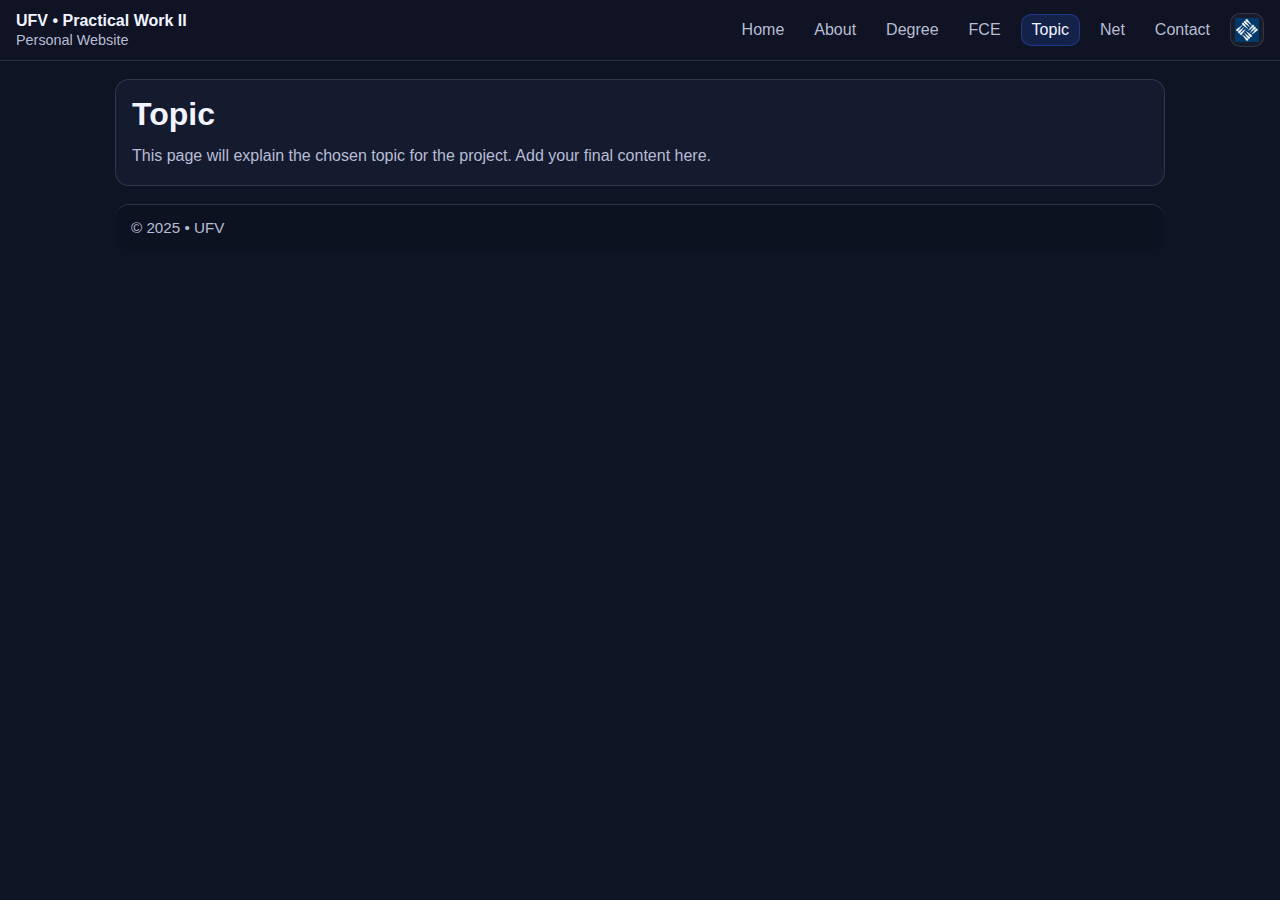
<file: docs/public/topic.html>
<!DOCTYPE html>
<html lang="en">
<head>
  <meta charset="UTF-8" />
  <meta name="viewport" content="width=device-width, initial-scale=1.0" />
  <title>UFV • Practical Work II — Topic</title>

  <style>
    :root{--bg:#0f1424;--panel:#151b2f;--text:#f2f4ff;--muted:#b8bdd6;--border:rgba(255,255,255,.12);--accent:#2f6bff;--radius:14px;}
    *{box-sizing:border-box;}
    body{margin:0;font-family:Arial,Helvetica,sans-serif;background:var(--bg);color:var(--text);}
    a{color:inherit;text-decoration:none;}

    .topbar{position:sticky;top:0;z-index:10;background:rgba(15,20,36,.92);border-bottom:1px solid var(--border);padding:12px 16px;display:flex;justify-content:space-between;align-items:center;gap:16px;}
    .topbar__brand{display:flex;flex-direction:column;gap:2px;min-width:220px;}
    .topbar__title{font-weight:800;font-size:1rem;}
    .topbar__subtitle{color:var(--muted);font-size:.9rem;}
    .topbar__nav{display:flex;align-items:center;gap:10px;flex-wrap:wrap;justify-content:flex-end;}
    .topbar__link{color:var(--muted);padding:6px 10px;border-radius:10px;}
    .topbar__link:hover{background:rgba(255,255,255,.06);color:var(--text);}
    .topbar__link--active{background:rgba(47,107,255,.18);color:var(--text);border:1px solid rgba(47,107,255,.35);}
    .topbar__logo{width:34px;height:34px;border-radius:10px;border:1px solid var(--border);background:rgba(255,255,255,.04);display:inline-flex;align-items:center;justify-content:center;overflow:hidden;}
    .topbar__logo img{width:100%;height:100%;object-fit:contain;padding:4px;display:block;}

    .page{width:min(1050px,calc(100% - 32px));margin:18px auto 40px;}
    .card{background:var(--panel);border:1px solid var(--border);border-radius:var(--radius);padding:16px;margin-bottom:14px;}
    h1{margin:0 0 10px;font-size:2rem;}
    p{margin:0;color:var(--muted);line-height:1.6;}

    .footer{border-top:1px solid var(--border);padding:14px 16px;display:flex;justify-content:space-between;align-items:center;gap:12px;flex-wrap:wrap;background:rgba(0,0,0,.08);border-radius:var(--radius);margin-top:18px;}
    .footer__right{color:var(--muted);font-size:.95rem;}
  </style>
</head>

<body>
  <header class="topbar">
    <div class="topbar__brand">
      <div class="topbar__title">UFV • Practical Work II</div>
      <div class="topbar__subtitle">Personal Website</div>
    </div>

    <nav class="topbar__nav">
      <a class="topbar__link" href="../index.html">Home</a>
      <a class="topbar__link" href="./about.html">About</a>
      <a class="topbar__link" href="./degree.html">Degree</a>
      <a class="topbar__link" href="./fce.html">FCE</a>
      <a class="topbar__link topbar__link--active" href="./topic.html">Topic</a>
      <a class="topbar__link" href="./net.html">Net</a>
      <a class="topbar__link" href="./contact.html">Contact</a>

      <a class="topbar__logo" href="https://www.ufv.es" target="_blank" rel="noopener">
        <img src="../images/ufv_logo.png" alt="UFV logo" />
      </a>
    </nav>
  </header>

  <main class="page">
    <section class="card">
      <h1>Topic</h1>
      <p>
        This page will explain the chosen topic for the project. Add your final content here.
      </p>
    </section>

    <footer class="footer">
      <div class="footer__right">© 2025 • UFV</div>
    </footer>
  </main>
</body>
</html>
</file>
